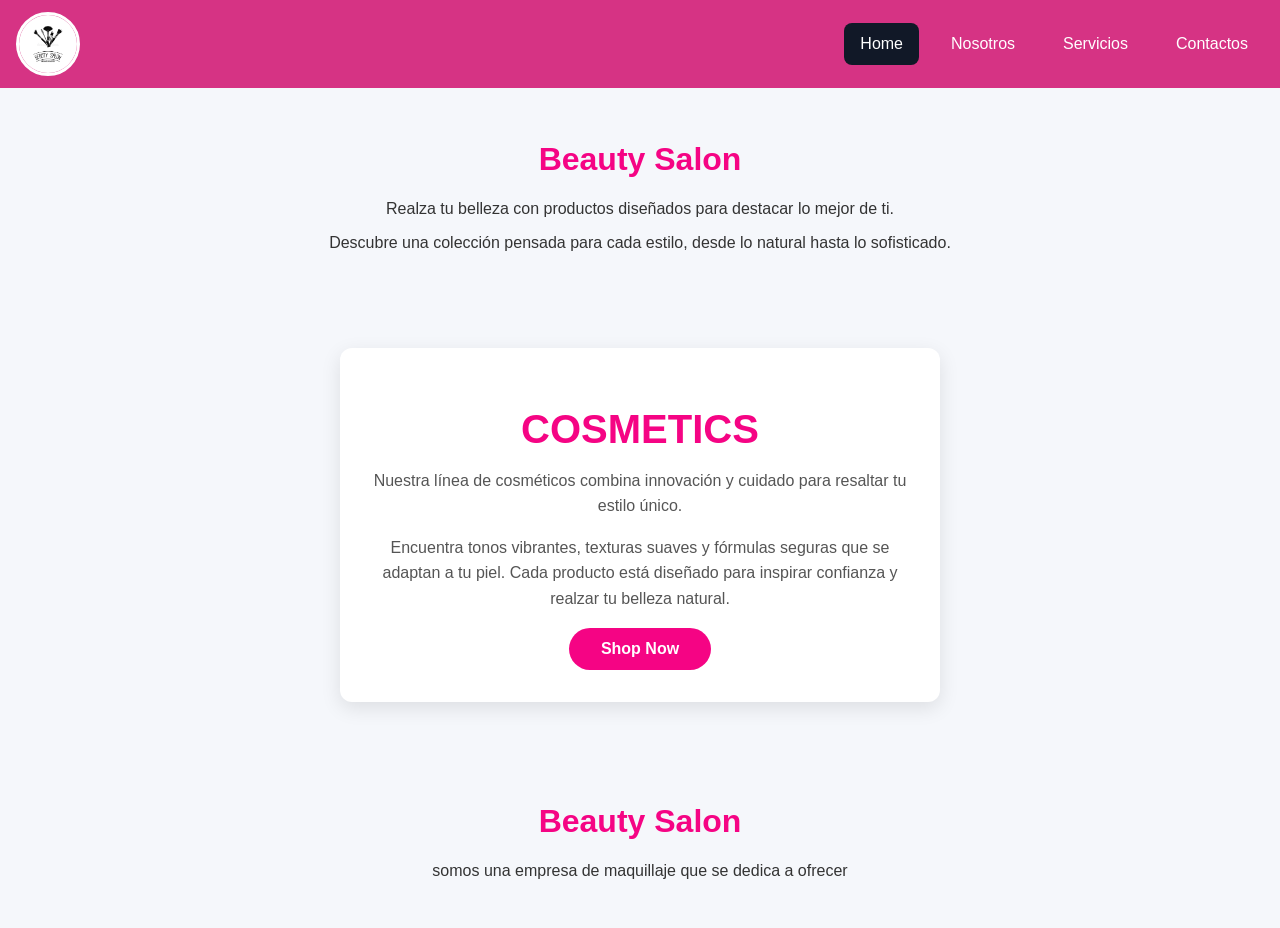
<file: index.html>
<!DOCTYPE html>
<html lang="es">

<head>
    <meta charset="UTF-8" />
    <meta name="viewport" content="width=device-width, initial-scale=1.0" />
    <title>Empresa_web</title>
    <link rel="stylesheet" href="style.css" />
</head>

<body>
    <div id="navbar-container"></div>
  <!-- Sección Beauty Salon -->
  <div class="sub1">
    <h1>Beauty Salon</h1>
    <p>Realza tu belleza con productos diseñados para destacar lo mejor de ti.</p>
    <p class="texto">
      Descubre una colección pensada para cada estilo, desde lo natural hasta lo sofisticado.
    </p>
  </div>

  <!-- Sección Cosmetics -->
<div class="promo-container">
  <h1 class="promo-title">Cosmetics</h1>
  <p class="promo-text">
    Nuestra línea de cosméticos combina innovación y cuidado para resaltar tu estilo único.
  </p>
  <p class="promo-text">
    Encuentra tonos vibrantes, texturas suaves y fórmulas seguras que se adaptan a tu piel. Cada producto está diseñado para inspirar confianza y realzar tu belleza natural.
  </p>
  <a href="#" class="promo-button">Shop Now</a>
</div>
    

    <div class="sub1">
        <h1>Beauty Salon </h1>
        <p>somos una empresa de maquillaje que se dedica a ofrecer </p>
    </div>
</body>
<script src="archivo.js" defer></script>
</html>
</file>
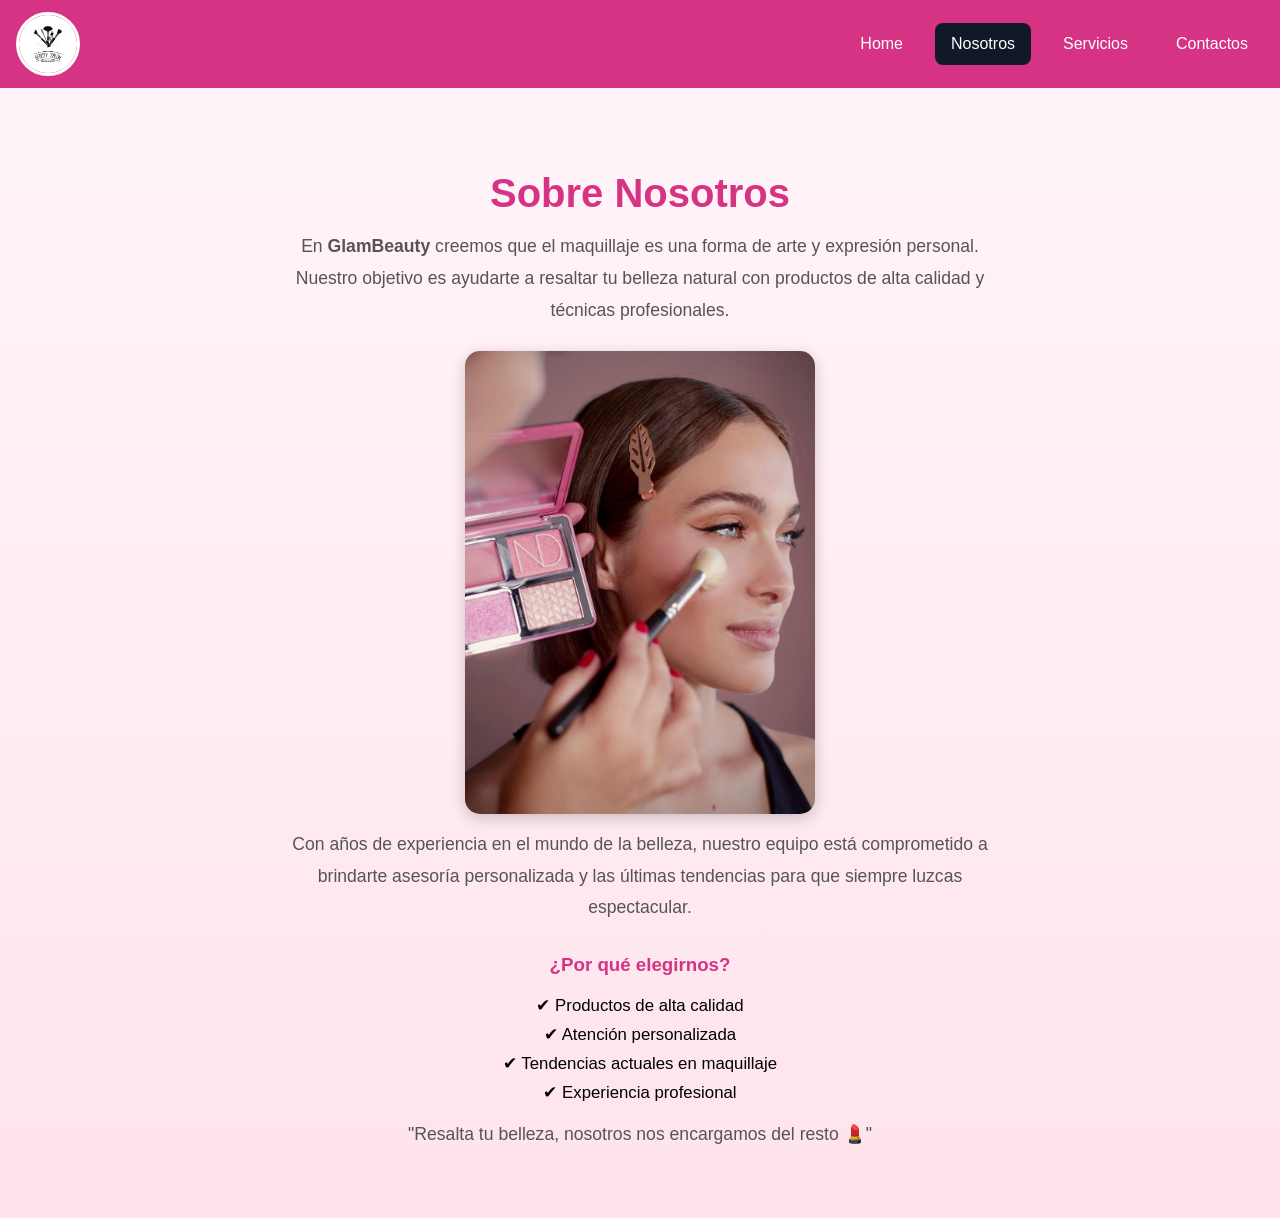
<file: nosotros.html>
<!DOCTYPE html>
<html lang="es">

<head>
    <meta charset="UTF-8">
    <meta name="viewport" content="width=device-width, initial-scale=1.0">
    <title>Nosotros - GlamBeauty</title>
    <link rel="stylesheet" href="style.css" />
    <link rel="stylesheet" href="nosotros.css" />
</head>

<body>
    <div id="navbar-container"></div>

    <!-- Contenido de la página -->
    <section id="sobre-nosotros">
        <div class="contenedor">

            <h2>Sobre Nosotros</h2>

            <p>
                En <strong>GlamBeauty</strong> creemos que el maquillaje es una forma de arte y expresión personal.
                Nuestro objetivo es ayudarte a resaltar tu belleza natural con productos de alta calidad y
                técnicas profesionales.
            </p>

            <img src="/assets/maquillage.jpg" alt="Equipo de maquillaje" class="imagen">

            <p>
                Con años de experiencia en el mundo de la belleza, nuestro equipo está comprometido a brindarte
                asesoría personalizada y las últimas tendencias para que siempre luzcas espectacular.
            </p>

            <h3>¿Por qué elegirnos?</h3>
            <ul>
                <li>✔ Productos de alta calidad</li>
                <li>✔ Atención personalizada</li>
                <li>✔ Tendencias actuales en maquillaje</li>
                <li>✔ Experiencia profesional</li>
            </ul>

            <p class="frase">
                "Resalta tu belleza, nosotros nos encargamos del resto 💄"
            </p>

        </div>
    </section>

    <script src="archivo.js" defer></script>
</body>

</html>
</file>
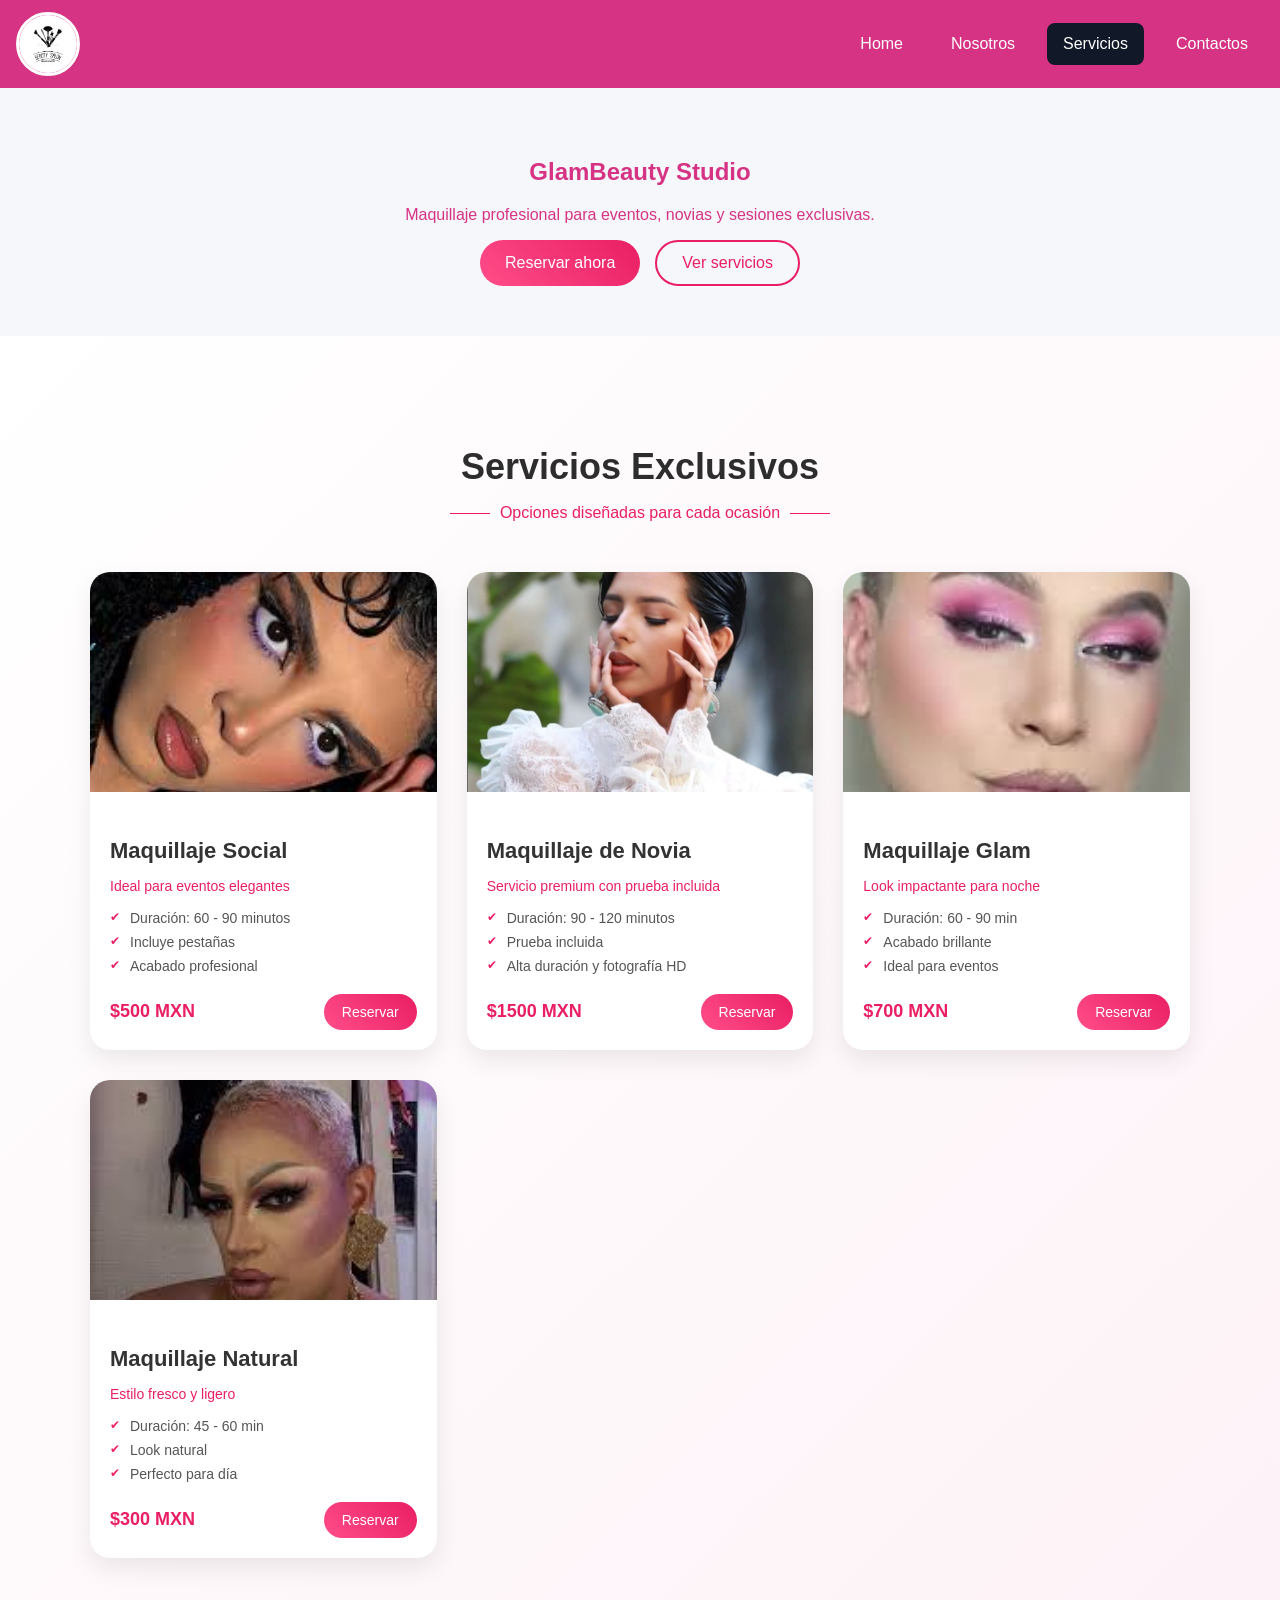
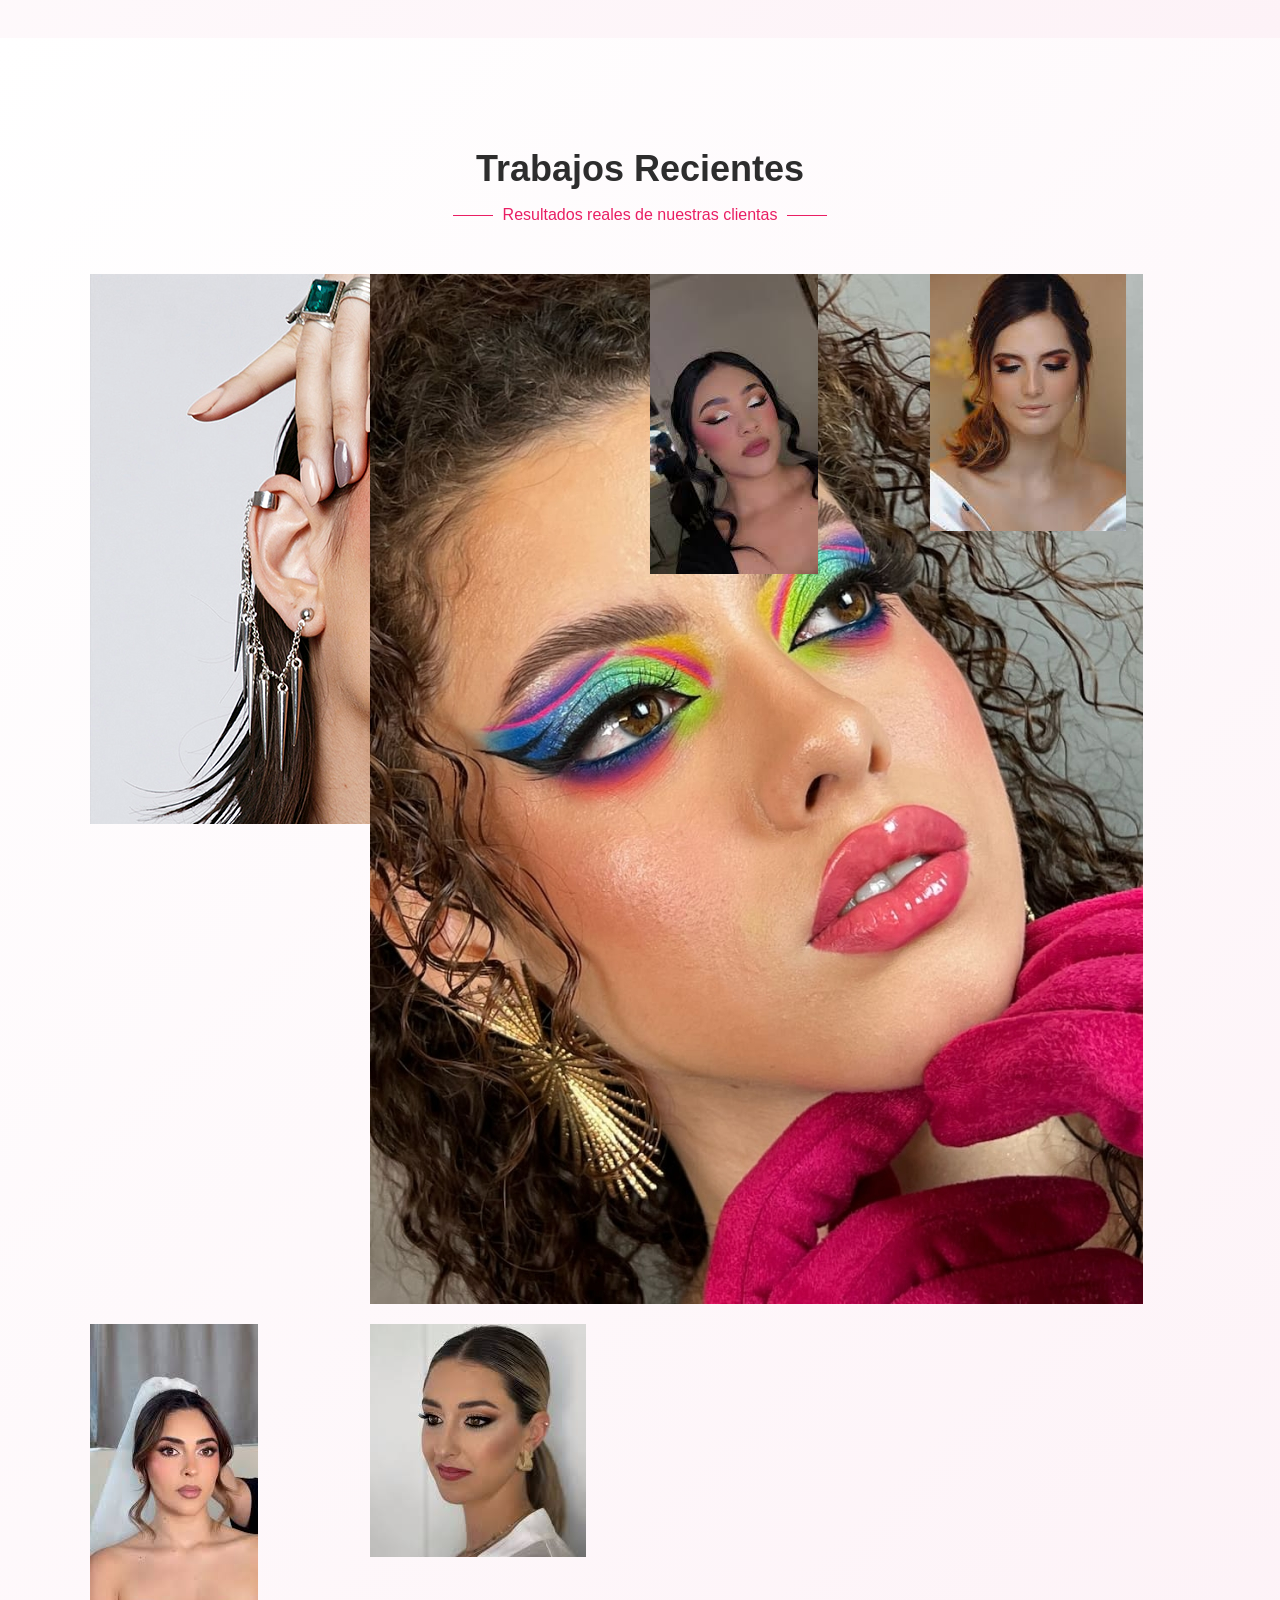
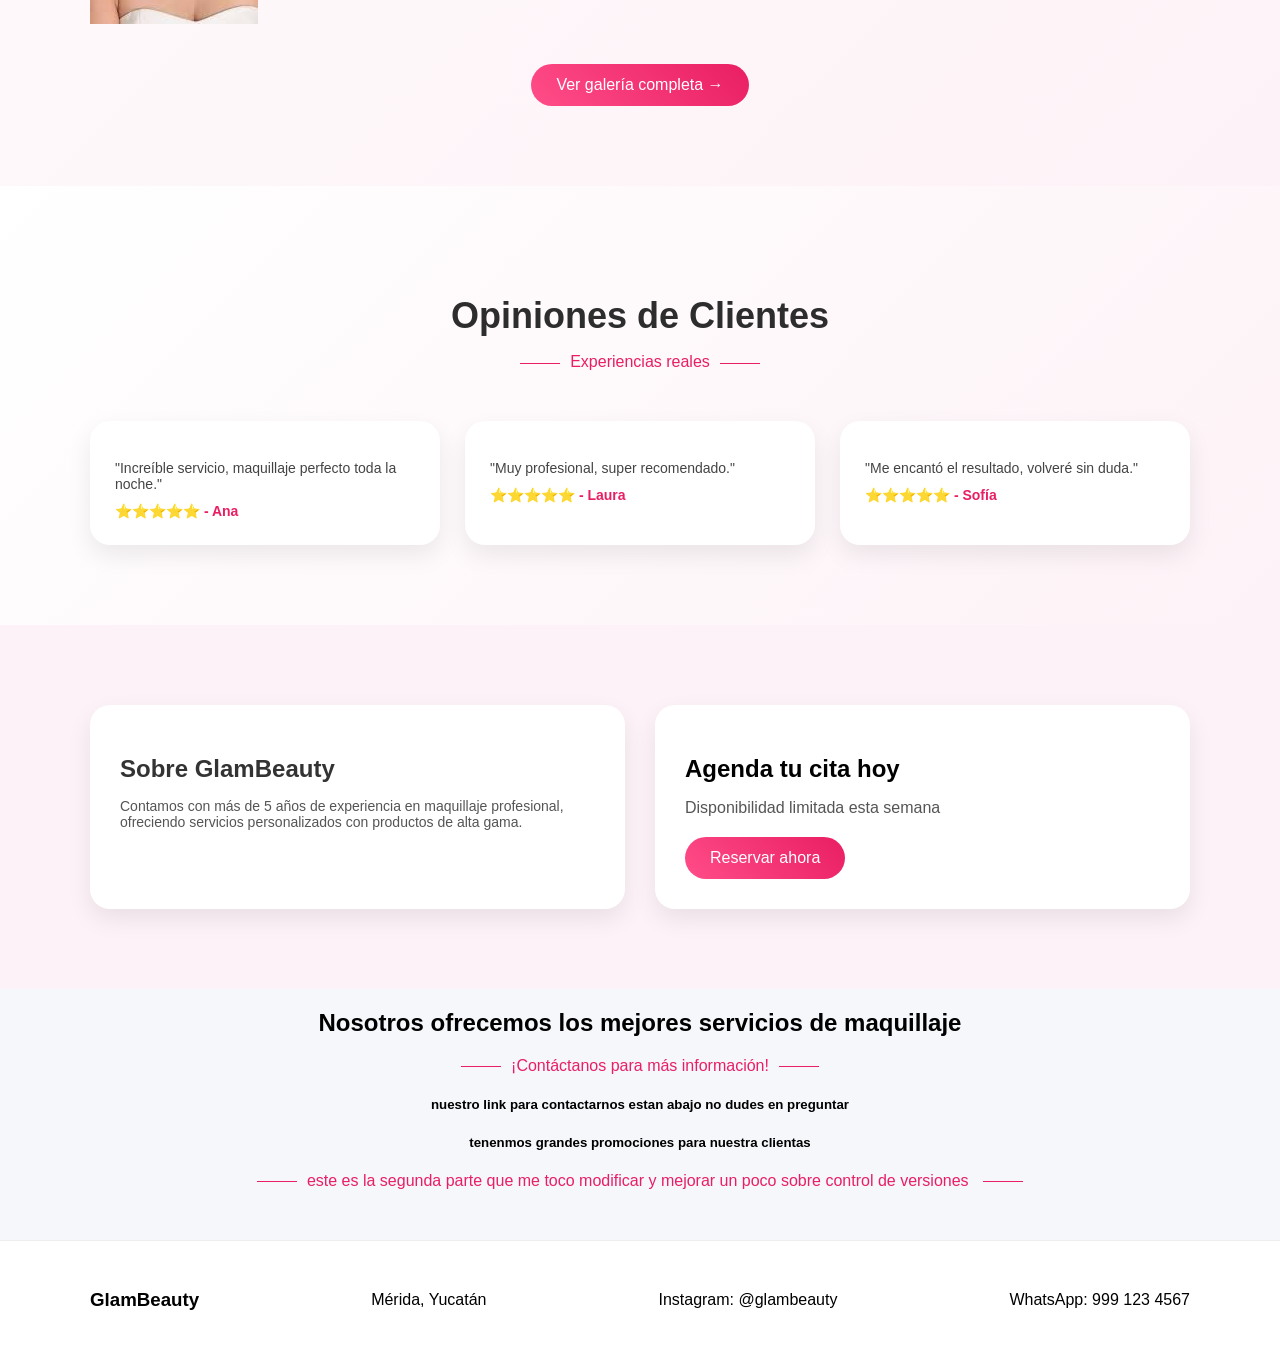
<file: servicios.html>
<!DOCTYPE html>
<html lang="es">
<head>
    <meta charset="UTF-8">
    <meta name="viewport" content="width=device-width, initial-scale=1.0">
    <title>Servicios - GlamBeauty</title>
    <link rel="stylesheet" href="style.css">
    <link rel="stylesheet" href="servicios.css">
</head>

<body>

<div id="navbar-container"></div>

<main>

    <!-- HERO -->
    <section class="hero">
        <h1>GlamBeauty Studio</h1>
        <p>Maquillaje profesional para eventos, novias y sesiones exclusivas.</p>
        <div class="hero-buttons">
            <button class="btn-primary">Reservar ahora</button>
            <button class="btn-secondary">Ver servicios</button>
        </div>
    </section>

    <!-- SERVICIOS -->
    <section class="servicios">
        <div class="container">

            <div class="section-header">
                <h2>Servicios Exclusivos</h2>
                <p>Opciones diseñadas para cada ocasión</p>
            </div>

            <div class="cards">

                <div class="card">
                    <img src="assets/social.jpg" alt="Maquillaje Social">
                    <div class="card-content">
                        <h3>Maquillaje Social</h3>
                        <p class="subtitle">Ideal para eventos elegantes</p>
                        <ul>
                            <li>Duración: 60 - 90 minutos</li>
                            <li>Incluye pestañas</li>
                            <li>Acabado profesional</li>
                        </ul>
                        <div class="card-footer">
                            <span>$500 MXN</span>
                            <a href="#" class="btn">Reservar</a>
                        </div>
                    </div>
                </div>

                <div class="card">
                    <img src="assets/novia.jpg" alt="Maquillaje de Novia">
                    <div class="card-content">
                        <h3>Maquillaje de Novia</h3>
                        <p class="subtitle">Servicio premium con prueba incluida</p>
                        <ul>
                            <li>Duración: 90 - 120 minutos</li>
                            <li>Prueba incluida</li>
                            <li>Alta duración y fotografía HD</li>
                        </ul>
                        <div class="card-footer">
                            <span>$1500 MXN</span>
                            <a href="#" class="btn">Reservar</a>
                        </div>
                    </div>
                </div>

                <div class="card">
                    <img src="assets/maquillaje3.jpg" alt="Maquillaje Glam">
                    <div class="card-content">
                        <h3>Maquillaje Glam</h3>
                        <p class="subtitle">Look impactante para noche</p>
                        <ul>
                            <li>Duración: 60 - 90 min</li>
                            <li>Acabado brillante</li>
                            <li>Ideal para eventos</li>
                        </ul>
                        <div class="card-footer">
                            <span>$700 MXN</span>
                            <a href="#" class="btn">Reservar</a>
                        </div>
                    </div>
                </div>

                <div class="card">
                    <img src="assets/natural.jpg" alt="Maquillaje Natural">
                    <div class="card-content">
                        <h3>Maquillaje Natural</h3>
                        <p class="subtitle">Estilo fresco y ligero</p>
                        <ul>
                            <li>Duración: 45 - 60 min</li>
                            <li>Look natural</li>
                            <li>Perfecto para día</li>
                        </ul>
                        <div class="card-footer">
                            <span>$300 MXN</span>
                            <a href="#" class="btn">Reservar</a>
                        </div>
                    </div>
                </div>

            </div>
        </div>
    </section>

    <!-- GALERÍA -->
    <section class="galeria">
        <div class="container">

            <div class="section-header">
                <h2>Trabajos Recientes</h2>
                <p>Resultados reales de nuestras clientas</p>
            </div>

            <div class="galeria-grid">
                <img src="assets/galeria1.jpg">
                <img src="assets/galeria2.jpg">
                <img src="assets/galeria3.jpg">
                <img src="assets/galeria4.jpg">
                <img src="assets/galeria5.jpg">
                <img src="assets/galeria6.jpg">
            </div>

            <div class="galeria-btn">
                <a href="#" class="btn-primary">Ver galería completa →</a>
            </div>

        </div>
    </section>

    <!-- TESTIMONIOS -->
    <section class="testimonios">
        <div class="container">

            <div class="section-header">
                <h2>Opiniones de Clientes</h2>
                <p>Experiencias reales</p>
            </div>

            <div class="testimonios-grid">
                <div class="testimonio">
                    <p>"Increíble servicio, maquillaje perfecto toda la noche."</p>
                    <span>⭐⭐⭐⭐⭐ - Ana</span>
                </div>

                <div class="testimonio">
                    <p>"Muy profesional, super recomendado."</p>
                    <span>⭐⭐⭐⭐⭐ - Laura</span>
                </div>

                <div class="testimonio">
                    <p>"Me encantó el resultado, volveré sin duda."</p>
                    <span>⭐⭐⭐⭐⭐ - Sofía</span>
                </div>
            </div>

        </div>
    </section>

    <!-- SOBRE + CTA -->
    <section class="sobre-cta">
        <div class="container sobre-cta-grid">

            <div class="sobre-box">
                <h2>Sobre GlamBeauty</h2>
                <p>
                    Contamos con más de 5 años de experiencia en maquillaje profesional,
                    ofreciendo servicios personalizados con productos de alta gama.
                </p>
            </div>

            <div class="cta-box">
                <h2>Agenda tu cita hoy</h2>
                <p>Disponibilidad limitada esta semana</p>
                <a href="#" class="btn-primary">Reservar ahora</a>
            </div>

        </div>
    </section>

    <section class="section-header">   
        
        <h1> Nosotros ofrecemos los mejores servicios de maquillaje</h1>
        <p>¡Contáctanos para más información!</p>
        <div class="container">
            <h5>nuestro link para contactarnos estan abajo no dudes en preguntar</h5>
        <h5>tenenmos grandes promociones para nuestra clientas</h5>
        </div>
        
        <p>este es la segunda parte que me toco modificar y mejorar un poco sobre control de versiones </p>
    </section>

</main>

<!-- FOOTER -->
<footer class="footer">
    <div class="container footer-content">
        <h3>GlamBeauty</h3>
        <p>Mérida, Yucatán</p>
        <p>Instagram: @glambeauty</p>
        <p>WhatsApp: 999 123 4567</p>
    </div>
</footer>

<script src="archivo.js" defer></script>

</body>
</html>
</file>
<file: style.css>
* {
  box-sizing: border-box;
}

body {
  margin: 0;
  font-family: "Segoe UI", Tahoma, Geneva, Verdana, sans-serif;
  background: #f5f7fb;
}

/* Base mobile first */
.navbar {
  background-color: #d63384;
  padding: 0.75rem 1rem;
}

.nav-list {
  list-style: none;
  margin: 0;
  padding: 0;

  display: flex;
  flex-direction: column;
  align-items: center;
  gap: 0.5rem;
}

.logo-item {
  width: 100%;
  display: flex;
  justify-content: center;
  margin-bottom: 0.25rem;
}

.logo {
  width: 64px;
  height: 64px;
  border-radius: 50%;
  border: 3px solid #ffffff;
  object-fit: cover;
  display: block;
}

.nav-link {
  display: block;
  text-decoration: none;
  color: #ffffff;
  background: transparent;
  padding: 0.75rem 1rem;
  border-radius: 0.5rem;
  text-align: center;
  min-width: 150px;
  transition: background-color 0.2s ease;
}

.nav-link:hover {
  background-color: #111827;
}

.nav-link.active {
  background-color: #111827;
}

/* Tablet y desktop */
@media (min-width: 768px) {
  .nav-list {
    flex-direction: row;
    align-items: center;
    gap: 1rem;
  }

  .logo-item {
    width: auto;
    margin-bottom: 0;
    margin-right: auto;
  }

  .nav-link {
    min-width: auto;
    padding: 0.75rem 1rem;
  }
}

/* Sección Beauty Salon */
.sub1 {
  text-align: center;
  padding: 2rem 1rem;
}

.sub1 h1 {
  font-size: 2rem;
  color: #f50484;
}

.sub1 p {
  font-size: 1rem;
  color: #333;
}

/* Bloque Cosmetics */
.promo-container {
  max-width: 600px;
  margin: 3rem auto;
  padding: 2rem;
  text-align: center;
  background-color: #fff;
  border-radius: 12px;
  box-shadow: 0 6px 20px rgba(0,0,0,0.1);
}

.promo-title {
  font-size: 2.5rem;
  font-weight: bold;
  color: #f50484;
  margin-bottom: 1rem;
  text-transform: uppercase;
}

.promo-text {
  font-size: 1rem;
  line-height: 1.6;
  margin-bottom: 1rem;
  color: #555;
}

.promo-button {
  display: inline-block;
  padding: 0.75rem 2rem;
  background-color: #f50484;
  color: #fff;
  text-decoration: none;
  font-weight: bold;
  border-radius: 25px;
  transition: background-color 0.3s ease;
}

.promo-button:hover {
  background-color: #111827;
}
</file>
<file: nosotros.css>
body {
  margin: 0;
  font-family: Arial, sans-serif;
}

/* Contenido */
#sobre-nosotros {
  padding: 50px;
  background: linear-gradient(to bottom, #fff5f8, #ffe3ec);
}

.contenedor {
  max-width: 700px;
  margin: auto;
  text-align: center;
}

.contenedor h2 {
  color: #d63384;
  font-size: 2.5em;
  margin-bottom: 15px;
}

.contenedor h3 {
  color: #d63384;
  margin-top: 30px;
}

.contenedor p {
  color: #555;
  font-size: 1.1em;
  line-height: 1.8;
  margin-top: 15px;
}

/* Imagen */
.imagen {
  width: 100%;
  max-width: 350px;
  border-radius: 15px;
  margin-top: 25px;
  box-shadow: 0 4px 15px rgba(0,0,0,0.2);

  display: block;
  margin-left: auto;
  margin-right: auto;
}

/* Efecto hover */
.imagen:hover {
  transform: scale(1.05);
  transition: 0.3s;
}

/* Lista */
.contenedor ul {
  list-style: none;
  padding: 0;
  margin-top: 15px;
}

.contenedor ul li {
  margin: 8px 0;
  font-size: 1.05em;
}
</file>
<file: servicios.css>
/* SOLO ESTO AGREGA */
.hero {
  text-align: center;
  padding: 50px 20px;
}

.hero h1 {
  color: #d63384;
}

.hero p {
  color: #d63384;
}




/* BOTONES */
.hero-buttons {
    display: flex;
    justify-content: center;
    gap: 15px;
}

/* BOTON PRINCIPAL */
.btn-primary {
    background: #e91e63;
    color: white;
    border: none;
    padding: 12px 25px;
    border-radius: 30px;
    font-size: 1rem;
    cursor: pointer;
    transition: all 0.3s ease;
}


/* BOTON SECUNDARIO */
.btn-secondary {
    background: transparent;
    color: #e91e63;
    border: 2px solid #e91e63;
    padding: 12px 25px;
    border-radius: 30px;
    font-size: 1rem;
    cursor: pointer;
    transition: all 0.3s ease;
}


/* ===== SECCIÓN SERVICIOS ===== */
.servicios {
    padding: 80px 20px;
    background: linear-gradient(135deg, #fff, #fdf2f7);
    font-family: 'Poppins', sans-serif;
}

/* CONTENEDOR */
.container {
    max-width: 1200px;
    margin: 0 auto;
}

/* HEADER */
.section-header {
    text-align: center;
    margin-bottom: 60px;
}

.section-header h2 {
    font-size: 38px;
    color: #2d2d2d;
    margin-bottom: 10px;
    font-weight: 600;
}

.section-header p {
    font-size: 16px;
    color: #e91e63;
    position: relative;
}

/* LINEA DECORATIVA */
.section-header p::before,
.section-header p::after {
    content: "";
    display: inline-block;
    width: 40px;
    height: 1px;
    background: #e91e63;
    margin: 0 10px;
    vertical-align: middle;
}

/* GRID CARDS */
.cards {
    display: grid;
    grid-template-columns: repeat(auto-fit, minmax(320px, 1fr));
    gap: 30px;
}

/* CARD */
.card {
    background: #fff;
    border-radius: 20px;
    overflow: hidden;
    box-shadow: 0 12px 30px rgba(0,0,0,0.08);
    transition: all 0.3s ease;
    position: relative;
}

.card:hover {
    transform: translateY(-8px);
    box-shadow: 0 20px 40px rgba(0,0,0,0.12);
}

/* IMAGEN */
.card img {
    width: 100%;
    height: 230px;
    object-fit: cover;
}

/* CONTENIDO */
.card-content {
    padding: 25px;
}

.card-content h3 {
    font-size: 22px;
    color: #333;
    margin-bottom: 5px;
}

.subtitle {
    font-size: 14px;
    color: #e91e63;
    margin-bottom: 15px;
}

/* LISTA */
.card-content ul {
    list-style: none;
    padding: 0;
    margin-bottom: 20px;
}

.card-content ul li {
    font-size: 14px;
    color: #555;
    margin-bottom: 8px;
    position: relative;
    padding-left: 20px;
}

/* ICONO CHECK */
.card-content ul li::before {
    content: "✔";
    position: absolute;
    left: 0;
    color: #e91e63;
    font-size: 12px;
}

/* FOOTER */
.card-footer {
    display: flex;
    justify-content: space-between;
    align-items: center;
}

.card-footer span {
    font-size: 18px;
    font-weight: bold;
    color: #e91e63;
}

/* BOTÓN */
.btn {
    background: linear-gradient(45deg, #ff4d88, #e91e63);
    color: #fff;
    padding: 10px 20px;
    border-radius: 30px;
    text-decoration: none;
    font-size: 14px;
    transition: all 0.3s ease;
}

.btn:hover {
    transform: scale(1.05);
    opacity: 0.9;
}

/* RESPONSIVE */
@media (max-width: 768px) {
    .section-header h2 {
        font-size: 28px;
    }

    .card img {
        height: 200px;
    }
}
/* CONTENEDOR GENERAL */
.servicios {
    padding: 80px 20px;
    background: linear-gradient(135deg, #fff, #fdf2f7);
    font-family: 'Poppins', sans-serif;
}

.container {
    max-width: 1100px;
    margin: auto;
}

/* HEADER */
.section-header {
    text-align: center;
    margin-bottom: 50px;
}

.section-header h2 {
    font-size: 36px;
    color: #333;
    margin-bottom: 10px;
}

.section-header p {
    color: #e91e63;
    font-size: 16px;
}

/* CARDS */
.cards {
    display: grid;
    grid-template-columns: repeat(auto-fit, minmax(300px, 1fr));
    gap: 30px;
}

/* CARD */
.card {
    background: #fff;
    border-radius: 20px;
    overflow: hidden;
    box-shadow: 0 10px 25px rgba(0,0,0,0.08);
    transition: 0.3s;
}

.card:hover {
    transform: translateY(-10px);
}

/* IMAGEN */
.card img {
    width: 100%;
    height: 220px;
    object-fit: cover;
}

/* CONTENIDO */
.card-content {
    padding: 20px;
}

.card-content h3 {
    font-size: 22px;
    margin-bottom: 5px;
}

.subtitle {
    color: #e91e63;
    font-size: 14px;
    margin-bottom: 15px;
}

/* LISTA */
.card-content ul {
    list-style: none;
    padding: 0;
    margin-bottom: 20px;
}

.card-content ul li {
    margin-bottom: 8px;
    font-size: 14px;
    color: #555;
}

/* FOOTER */
.card-footer {
    display: flex;
    justify-content: space-between;
    align-items: center;
}

.card-footer span {
    color: #e91e63;
    font-weight: bold;
    font-size: 18px;
}

/* BOTÓN */
.btn {
    background: linear-gradient(45deg, #ff4d88, #e91e63);
    color: #fff;
    padding: 10px 18px;
    border-radius: 25px;
    text-decoration: none;
    font-size: 14px;
    transition: 0.3s;
}

.btn:hover {
    opacity: 0.8;
}





/* ===== GALERÍA ===== */
.galeria {
    padding: 80px 20px;
    background: linear-gradient(135deg, #fff, #fdf2f7);
}

/* HEADER (usa el mismo que ya tienes si quieres) */
.section-header {
    text-align: center;
    margin-bottom: 50px;
}

.section-header h2 {
    font-size: 36px;
    color: #2d2d2d;
    margin-bottom: 10px;
}

.section-header p {
    color: #e91e63;
    font-size: 16px;
}

/* GRID */
.galeria-grid {
    display: grid;
    grid-template-columns: repeat(auto-fit, minmax(250px, 1fr));
    gap: 20px;
}

/* ITEM */
.galeria-item {
    overflow: hidden;
    border-radius: 20px;
    position: relative;
    box-shadow: 0 10px 25px rgba(0,0,0,0.08);
    cursor: pointer;
}

/* IMAGEN */
.galeria-item img {
    width: 100%;
    height: 100%;
    object-fit: cover;
    transition: 0.4s;
}

/* EFECTO HOVER */
.galeria-item:hover img {
    transform: scale(1.1);
}

/* OVERLAY (opcional efecto pro) */
.galeria-item::after {
    content: "";
    position: absolute;
    top: 0;
    left: 0;
    width: 100%;
    height: 100%;
    background: rgba(233, 30, 99, 0.2);
    opacity: 0;
    transition: 0.3s;
}

.galeria-item:hover::after {
    opacity: 1;
}

/* BOTÓN */
.galeria-btn {
    text-align: center;
    margin-top: 40px;
}

.btn-primary {
    display: inline-block;
    background: linear-gradient(45deg, #ff4d88, #e91e63);
    color: #fff;
    padding: 12px 25px;
    border-radius: 30px;
    text-decoration: none;
    transition: 0.3s;
}

.btn-primary:hover {
    transform: scale(1.05);
    opacity: 0.9;
}

/* RESPONSIVE */
@media (max-width: 768px) {
    .galeria-grid {
        grid-template-columns: repeat(auto-fit, minmax(150px, 1fr));
    }
}










/* ===== TESTIMONIOS ===== */
.testimonios {
    padding: 80px 20px;
    background: linear-gradient(135deg, #fff, #fdf2f7);
}

.section-header {
    text-align: center;
    margin-bottom: 50px;
}

.section-header h2 {
    font-size: 36px;
    color: #2d2d2d;
    margin-bottom: 10px;
}

.section-header p {
    color: #e91e63;
    font-size: 16px;
}

/* GRID TESTIMONIOS */
.testimonios-grid {
    display: grid;
    grid-template-columns: repeat(auto-fit, minmax(300px, 1fr));
    gap: 25px;
}

/* CARD TESTIMONIO */
.testimonio {
    background: #fff;
    padding: 25px;
    border-radius: 20px;
    box-shadow: 0 10px 25px rgba(0,0,0,0.08);
    transition: 0.3s;
}

.testimonio:hover {
    transform: translateY(-8px);
}

/* HEADER TESTIMONIO */
.testimonio-header {
    display: flex;
    gap: 15px;
    align-items: flex-start;
}

/* AVATAR */
.avatar {
    width: 50px;
    height: 50px;
    background: linear-gradient(45deg, #ff4d88, #e91e63);
    border-radius: 50%;
}

/* TEXTO */
.testimonio p {
    font-size: 14px;
    color: #444;
    margin-bottom: 10px;
}

.testimonio span {
    font-size: 14px;
    color: #e91e63;
    font-weight: bold;
}


/* ===== SOBRE + CTA ===== */
.sobre-cta {
    padding: 80px 20px;
    background: #fdf2f7;
}

.sobre-cta-grid {
    display: grid;
    grid-template-columns: repeat(auto-fit, minmax(300px, 1fr));
    gap: 30px;
}

/* BOXES */
.sobre-box,
.cta-box {
    background: #fff;
    padding: 30px;
    border-radius: 20px;
    box-shadow: 0 10px 25px rgba(0,0,0,0.08);
}

/* SOBRE */
.sobre-box h2 {
    margin-bottom: 15px;
    color: #333;
}

.sobre-box p {
    color: #555;
    font-size: 14px;
}

.extra {
    margin-top: 10px;
    color: #e91e63;
}

/* CTA */
.cta-box h2 {
    margin-bottom: 10px;
}

.cta-box p {
    margin-bottom: 20px;
    color: #555;
}

/* BOTÓN */
.btn-primary {
    display: inline-block;
    background: linear-gradient(45deg, #ff4d88, #e91e63);
    color: #fff;
    padding: 12px 25px;
    border-radius: 30px;
    text-decoration: none;
    transition: 0.3s;
}

.btn-primary:hover {
    transform: scale(1.05);
    opacity: 0.9;
}


/* ===== FOOTER ===== */
.footer {
    background: #fff;
    padding: 30px 20px;
    border-top: 1px solid #eee;
}

.footer-content {
    display: flex;
    justify-content: space-between;
    align-items: center;
    flex-wrap: wrap;
}

/* COLUMNAS */
.footer-left,
.footer-center,
.footer-right {
    margin: 10px;
}

.footer-center h3 {
    color: #e91e63;
}

/* RESPONSIVE */
@media (max-width: 768px) {
    .footer-content {
        flex-direction: column;
        text-align: center;
    }
}
</file>
